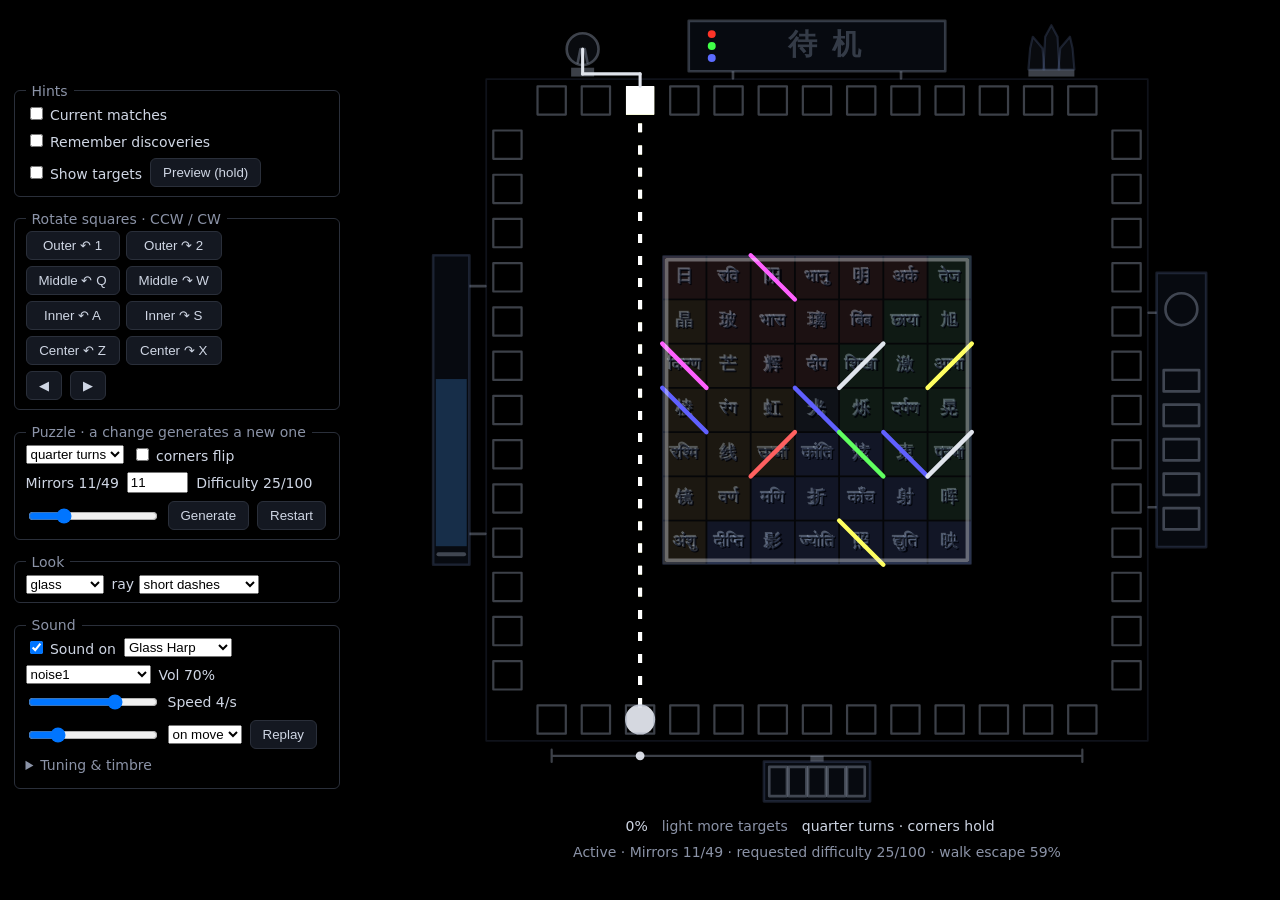
<file: index.html>
<!DOCTYPE html>
<!-- owns: canvas root, controls and classic-script load order
     edit for: markup, control bounds, labels and script ordering -->
<html lang="en">
<head>
<meta charset="utf-8">
<meta name="viewport" content="width=device-width, initial-scale=1">
<title>Light Square</title>
<style>
	body { background: #000; color: #cfd6e4; font: 14px system-ui, sans-serif; margin: 0; padding: 12px; display: flex; justify-content: center; }
	#layout { display: flex; flex-direction: column; align-items: center; gap: 10px; width: 100%; }
	#stage { display: flex; flex-direction: column; align-items: center; gap: 10px; width: 100%; min-width: 0; }
	#side { display: flex; flex-wrap: wrap; gap: 14px; justify-content: center; align-items: flex-start; }
	/* square kept by width-driven sizing; height caps keep readouts on screen */
	#canv { width: min(100%, calc(100dvh - 120px)); aspect-ratio: 1; touch-action: none; }
	#readout span { margin-right: 14px; }
	#readout-generation { color: #8b93a7; text-align: center; max-width: 760px; }
	input[type=number] { width: 4em; }
	#readout-msg { color: #8b93a7; }
	fieldset { border: 1px solid #2a2f3a; border-radius: 6px; display: flex; flex-wrap: wrap; gap: 8px; align-items: center; }
	#rotation-controls { display: grid; grid-template-columns: repeat(2, auto); gap: 6px; }
	.rotate-stack { display: flex; flex-direction: column; gap: 6px; align-items: flex-start; }
	.laser-row { display: flex; gap: 8px; }
	legend { color: #8b93a7; padding: 0 6px; }
	button { background: #141821; color: #cfd6e4; border: 1px solid #2a2f3a; border-radius: 6px; padding: 6px 12px; }
	button:active { background: #232a38; }
	button[aria-pressed="true"] { background: #1c2c44; border-color: #4f77b8; color: #eef4ff; }
	input[type=range] { width: 130px; }
	#snd-more { width: 100%; color: #8b93a7; }
	#snd-more summary { cursor: pointer; margin-bottom: 6px; }
	.snd-grid, #snd-params { display: flex; flex-wrap: wrap; gap: 8px; align-items: center; margin-top: 6px; }
	.snd-grid label, #snd-params label { display: flex; flex-wrap: wrap; gap: 4px; align-items: center; color: #cfd6e4; }
	/* wide landscape: control groups left, canvas fills the rest; narrow stays vertical with the canvas on top */
	@media (orientation: landscape) and (min-width: 760px) and (min-height: 480px) {
		#layout { flex-direction: row; gap: 24px; }
		#stage { flex: 1; }
		#side { order: -1; flex-direction: column; flex-wrap: nowrap; align-items: stretch; width: 330px; }
		#side fieldset { justify-content: flex-start; }
		#canv { width: min(100%, calc(100dvh - 104px)); }
	}
</style>
</head>
<body>
<div id="layout">
<div id="stage">
<canvas id="canv"></canvas>
<div id="readout" aria-live="polite"><span id="readout-pct">0%</span><span id="readout-msg"></span><span id="readout-rules"></span></div>
<div id="readout-generation" aria-live="polite" title="Walk escape is a fixed random-walk probe, not a human skill rating."></div>
</div>
<div id="side">
<fieldset><legend>Hints</legend>
<label><input type="checkbox" id="hint-current"> Current matches</label>
<label><input type="checkbox" id="hint-discoveries"> Remember discoveries</label>
<label><input type="checkbox" id="hint-targets"> Show targets</label>
<button id="btn-preview">Preview (hold)</button>
</fieldset>
<fieldset><legend>Rotate squares · CCW / CW</legend>
<div class="rotate-stack">
<div id="rotation-controls">
<button id="btn-ccw-0" aria-label="Outer square counterclockwise, shortcut 1">Outer ↶ 1</button>
<button id="btn-cw-0" aria-label="Outer square clockwise, shortcut 2">Outer ↷ 2</button>
<button id="btn-ccw-1" aria-label="Middle square counterclockwise, shortcut Q">Middle ↶ Q</button>
<button id="btn-cw-1" aria-label="Middle square clockwise, shortcut W">Middle ↷ W</button>
<button id="btn-ccw-2" aria-label="Inner square counterclockwise, shortcut A">Inner ↶ A</button>
<button id="btn-cw-2" aria-label="Inner square clockwise, shortcut S">Inner ↷ S</button>
<button id="btn-ccw-3" aria-label="Flip center, shortcut Z">Center ↶ Z</button>
<button id="btn-cw-3" aria-label="Flip center, shortcut X">Center ↷ X</button>
</div>
<div class="laser-row">
<button id="btn-left">&#9664;</button>
<button id="btn-right">&#9654;</button>
</div>
</div>
</fieldset>
<fieldset><legend>Puzzle · a change generates a new one</legend>
<select id="rule-mode"><option value="0">quarter turns</option><option value="1">single slots</option></select>
<label><input type="checkbox" id="rule-corner"> corners flip</label>
<label for="mirror-count" id="mirror-count-label">Mirrors 11/49</label>
<input type="number" id="mirror-count" min="1" max="49" step="1" value="11" title="Fewer mirrors reduce visual clutter. Difficulty does not change their count.">
<label for="difficulty" id="difficulty-label">Difficulty 25/100</label>
<input type="range" id="difficulty" min="0" max="100" step="1" value="25" title="Seeks a harder fixed random-walk score, not a human skill rating.">
<button id="btn-generate">Generate</button>
<button id="btn-restart">Restart</button>
</fieldset>
<fieldset><legend>Look</legend>
<select id="skin" title="Render skin: glass or prototype."><option value="glass">glass</option><option value="prototype">prototype</option></select>
<label>ray <select id="ray" title="Thin beam core style; the soft glow stays as-is."><option value="lines">lines</option><option value="long">fast long dashes</option><option value="short" selected>short dashes</option></select></label>
</fieldset>
<fieldset><legend>Sound</legend>
<label id="snd-on-wrap" title="Enable or mute sound (shortcut M)."><input type="checkbox" id="snd-on" checked> Sound on</label>
<select id="snd-variant" title="Synth voice for photon interactions.">
<option value="glass">Glass Harp</option>
<option value="prism">Prism Pad</option>
<option value="comet">Comet</option>
<option value="pulse">Pulse</option>
<option value="grains">Crystal Grains</option>
<option value="spectrum">Spectrum Drift</option>
</select>
<select id="snd-move" title="Movement sound for square rotations and laser rail. Spectrum Drift auto-selects drum mechanism, other voices auto-select noise1; a manual choice sticks until the voice changes.">
<option value="noise1" selected>noise1</option>
<option value="natural">noise2</option>
<option value="drum">drum mechanism</option>
<option value="bearing">s2</option>
</select>
<label for="snd-volume" id="snd-volume-label">Vol 70%</label>
<input type="range" id="snd-volume" min="0" max="100" step="1" value="70" title="Master output volume.">
<label for="snd-speed" id="snd-speed-label">Speed 4/s</label>
<input type="range" id="snd-speed" min="1" max="16" step="0.5" value="4" title="Photon flight speed in cells per second.">
<select id="snd-mode" title="When photon waves launch.">
<option value="move">on move</option>
<option value="loop">loop</option>
<option value="bed">bed only</option>
<option value="off">off</option>
</select>
<button id="snd-replay" title="Send a fresh audible photon wave for the current pose.">Replay</button>
<details id="snd-more"><summary>Tuning &amp; timbre</summary>
<div class="snd-grid">
<label>scale <select id="snd-scale" title="Musical scale quantizing photon and receiver pitches.">
<option value="majorPent">major pentatonic</option>
<option value="minorPent">minor pentatonic</option>
<option value="lydian">lydian</option>
<option value="wholeTone">whole tone</option>
<option value="hirajoshi">hirajoshi</option>
</select></label>
<label>root <select id="snd-root" title="Tonic root note.">
<option value="C">C</option>
<option value="D">D</option>
<option value="Eb">Eb</option>
<option value="F">F</option>
<option value="G">G</option>
<option value="A">A</option>
<option value="Bb">Bb</option>
</select></label>
<label>pitch <select id="snd-pitch" title="Board position or turn/bounce path contour.">
<option value="position">position</option>
<option value="contour">contour</option>
</select></label>
<label title="Horizontal stereo pan spread.">width <input type="range" id="snd-width" min="0" max="100" step="1" value="85"></label>
<label title="Reverb send and tail length.">reverb <input type="range" id="snd-reverb" min="0" max="100" step="1" value="45"></label>
<label title="Sustained receiver chord bed level.">bed <input type="range" id="snd-bed" min="0" max="100" step="1" value="50"></label>
</div>
<div id="snd-params"></div>
</details>
</fieldset>
</div>
</div>
<script src="board.js"></script>
<script src="trace.js"></script>
<script src="contract.js"></script>
<script src="difficulty.js"></script>
<script src="hints.js"></script>
<script src="presets.js"></script>
<script src="generate.js"></script>
<script src="rim.js"></script>
<script src="render.js"></script>
<script src="renderAlt.js"></script>
<script src="skins.js"></script>
<script src="sonify.js"></script>
<script src="patchesFlow.js"></script>
<script src="patchesSpectrum.js"></script>
<script src="patches.js"></script>
<script src="soundfxNatural.js"></script>
<script src="soundfx.js"></script>
<script src="audio.js"></script>
<script src="soundpanel.js"></script>
<script src="game.js"></script>
<script src="input.js"></script>
<script src="app.js"></script>
</body>
</html>
</file>
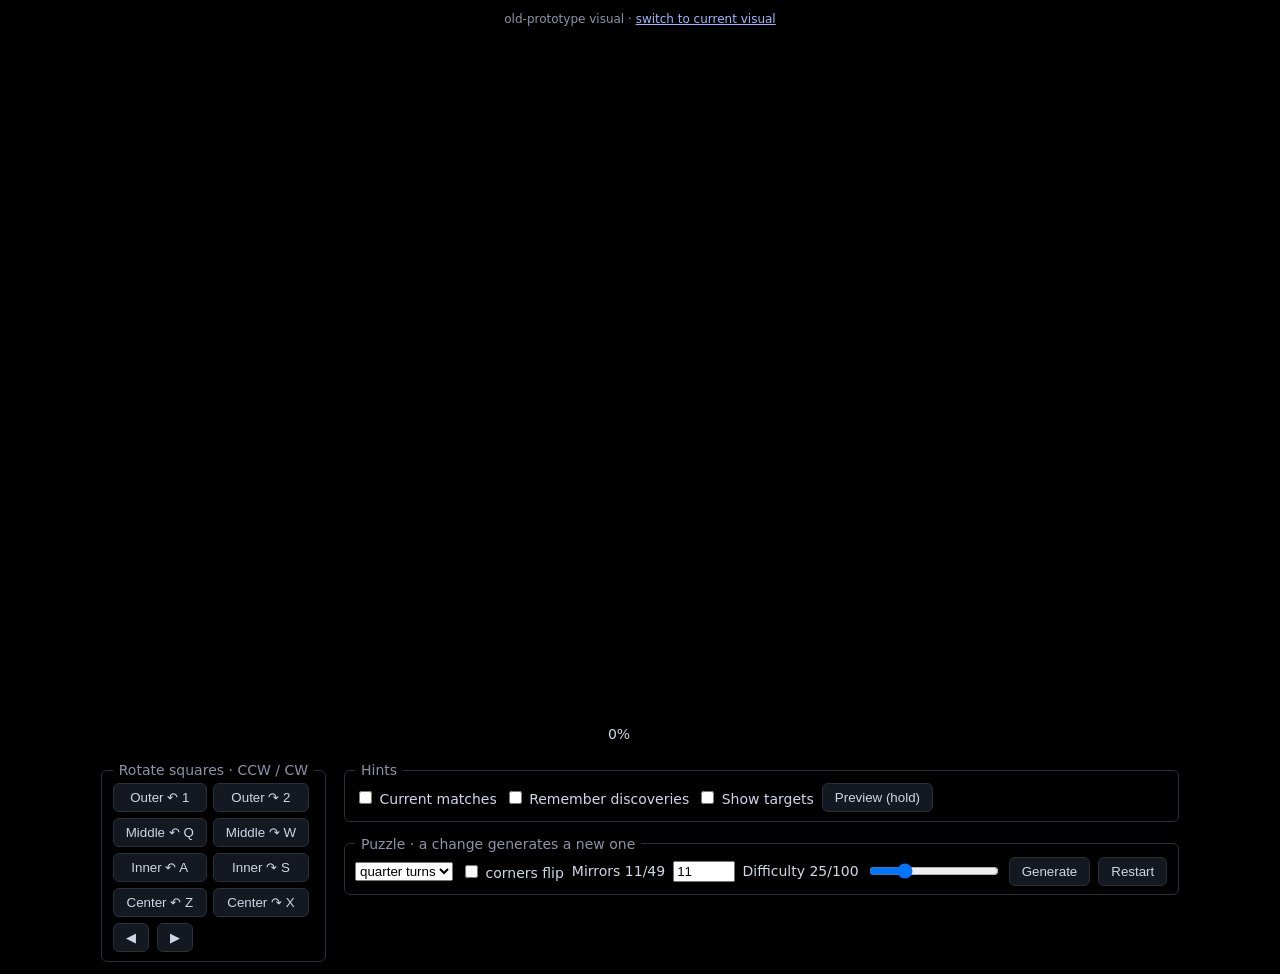
<file: old-visual.html>
<!DOCTYPE html>
<!-- owns: the old-prototype visual style page; same backend, swapped skin
     edit for: load order (skin.js + skin-old.js replace render.js) -->
<html lang="en">
<head>
<meta charset="utf-8">
<meta name="viewport" content="width=device-width, initial-scale=1">
<title>Light Square — old visual</title>
<style>
	body { background: #000; color: #cfd6e4; font: 14px system-ui, sans-serif; margin: 0; padding: 12px; display: flex; flex-direction: column; align-items: center; gap: 10px; }
	#canv { width: min(92vmin, 680px); aspect-ratio: 1; touch-action: none; }
	#readout span { margin-right: 14px; }
	#readout-generation { color: #8b93a7; text-align: center; max-width: 760px; }
	input[type=number] { width: 4em; }
	#readout-msg { color: #8b93a7; }
	#panel { display: flex; flex-wrap: wrap; gap: 14px; justify-content: center; }
	fieldset { border: 1px solid #2a2f3a; border-radius: 6px; display: flex; flex-wrap: wrap; gap: 8px; align-items: center; }
	#rotation-controls { display: grid; grid-template-columns: repeat(2, auto); gap: 6px; }
	.rotate-stack { display: flex; flex-direction: column; gap: 6px; align-items: flex-start; }
	.laser-row { display: flex; gap: 8px; }
	.side-stack { display: flex; flex-direction: column; gap: 14px; }
	legend { color: #8b93a7; padding: 0 6px; }
	button { background: #141821; color: #cfd6e4; border: 1px solid #2a2f3a; border-radius: 6px; padding: 6px 12px; }
	button:active { background: #232a38; }
	input[type=range] { width: 130px; }
	#skin-note { color: #8b93a7; font-size: 12px; }
	#skin-note a { color: #9fb4ff; }
</style>
</head>
<body>
<div id="skin-note">old-prototype visual · <a href="index.html">switch to current visual</a></div>
<canvas id="canv"></canvas>
<div id="readout" aria-live="polite"><span id="readout-pct">0%</span><span id="readout-msg"></span><span id="readout-rules"></span></div>
<div id="readout-generation" aria-live="polite" title="Walk escape is a fixed random-walk probe, not a human skill rating."></div>
<div id="panel">
<fieldset><legend>Rotate squares · CCW / CW</legend>
<div class="rotate-stack">
<div id="rotation-controls">
<button id="btn-ccw-0" aria-label="Outer square counterclockwise, shortcut 1">Outer ↶ 1</button>
<button id="btn-cw-0" aria-label="Outer square clockwise, shortcut 2">Outer ↷ 2</button>
<button id="btn-ccw-1" aria-label="Middle square counterclockwise, shortcut Q">Middle ↶ Q</button>
<button id="btn-cw-1" aria-label="Middle square clockwise, shortcut W">Middle ↷ W</button>
<button id="btn-ccw-2" aria-label="Inner square counterclockwise, shortcut A">Inner ↶ A</button>
<button id="btn-cw-2" aria-label="Inner square clockwise, shortcut S">Inner ↷ S</button>
<button id="btn-ccw-3" aria-label="Flip center, shortcut Z">Center ↶ Z</button>
<button id="btn-cw-3" aria-label="Flip center, shortcut X">Center ↷ X</button>
</div>
<div class="laser-row">
<button id="btn-left">&#9664;</button>
<button id="btn-right">&#9654;</button>
</div>
</div>
</fieldset>
<div class="side-stack">
<fieldset><legend>Hints</legend>
<label><input type="checkbox" id="hint-current"> Current matches</label>
<label><input type="checkbox" id="hint-discoveries"> Remember discoveries</label>
<label><input type="checkbox" id="hint-targets"> Show targets</label>
<button id="btn-preview">Preview (hold)</button>
</fieldset>
<fieldset><legend>Puzzle · a change generates a new one</legend>
<select id="rule-mode"><option value="0">quarter turns</option><option value="1">single slots</option></select>
<label><input type="checkbox" id="rule-corner"> corners flip</label>
<label for="mirror-count" id="mirror-count-label">Mirrors 11/49</label>
<input type="number" id="mirror-count" min="1" max="49" step="1" value="11" title="Fewer mirrors reduce visual clutter. Difficulty does not change their count.">
<label for="difficulty" id="difficulty-label">Difficulty 25/100</label>
<input type="range" id="difficulty" min="0" max="100" step="1" value="25" title="Seeks a harder fixed random-walk score, not a human skill rating.">
<button id="btn-generate">Generate</button>
<button id="btn-restart">Restart</button>
</fieldset>
</div>
</div>
<script src="board.js"></script>
<script src="trace.js"></script>
<script src="contract.js"></script>
<script src="difficulty.js"></script>
<script src="hints.js"></script>
<script src="presets.js"></script>
<script src="generate.js"></script>
<script src="rim.js"></script>
<script src="skin.js"></script>
<script src="skin-old.js"></script>
<script src="game.js"></script>
<script src="input.js"></script>
<script src="app.js"></script>
</body>
</html>
</file>
